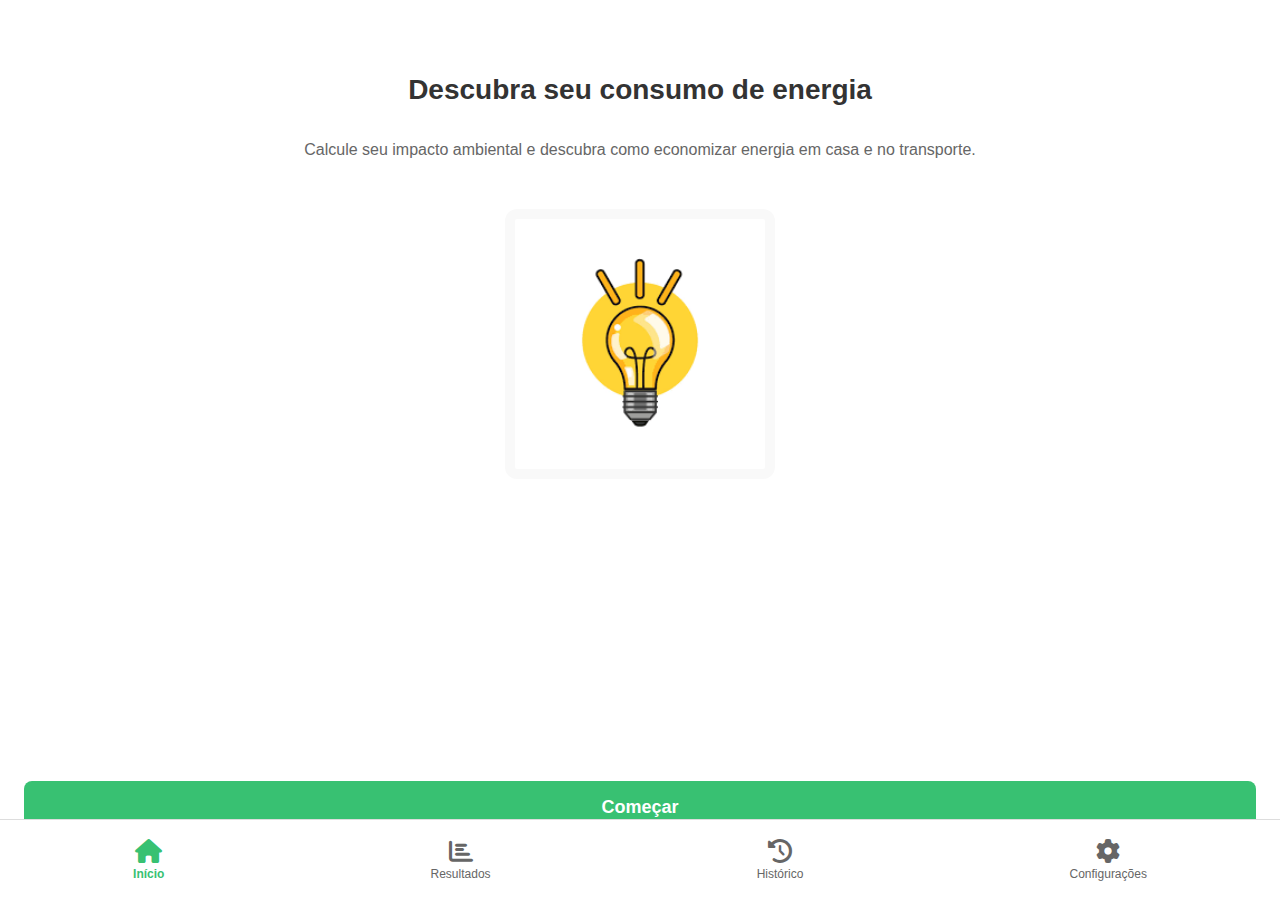
<file: Calculadora Ecológica/src/index.html>
<!DOCTYPE html>
<html lang="pt-br">
<head>
    <meta charset="UTF-8">
    <meta name="viewport" content="width=device-width, initial-scale=1.0">
    <title>Descubra Seu Consumo</title>
    
    <link rel="stylesheet" href="styles.css">
    
    <link rel="stylesheet" href="https://cdnjs.cloudflare.com/ajax/libs/font-awesome/6.0.0-beta3/css/all.min.css">
</head>
<body>
    
    <div class="screen-container" style="display: flex; flex-direction: column; align-items: center; text-align: center;">
        
        <h1 style="font-size: 28px; margin-top: 50px;">Descubra seu consumo de energia</h1>
        <p style="font-size: 16px; color: var(--text-secondary); margin-bottom: 50px;">
            Calcule seu impacto ambiental e descubra como economizar energia em casa e no transporte.
        </p>

        <img src="assets/lampada.png" 
     alt="Ilustração de consumo de energia com elementos ecológicos"
     style="width: 250px; height: 250px; object-fit: contain; margin-bottom: auto; border-radius: 12px; background-color: var(--background-light); padding: 10px;">

        <button class="button-primary" data-next-screen="iluminacao">Começar</button>
        
    </div>

    <div class="bottom-nav">
        <div class="nav-item active" data-route="home">
            <i class="fas fa-home"></i>
            <span>Início</span>
        </div>
        <div class="nav-item" data-route="resultados">
            <i class="fas fa-chart-bar"></i>
            <span>Resultados</span>
        </div>
        <div class="nav-item" data-route="historico">
            <i class="fas fa-history"></i>
            <span>Histórico</span>
        </div>
        <div class="nav-item" data-route="configuracoes">
            <i class="fas fa-cog"></i>
            <span>Configurações</span>
        </div>
    </div>
    
    <script src="script.js"></script>
    
</body>
</html>
</file>
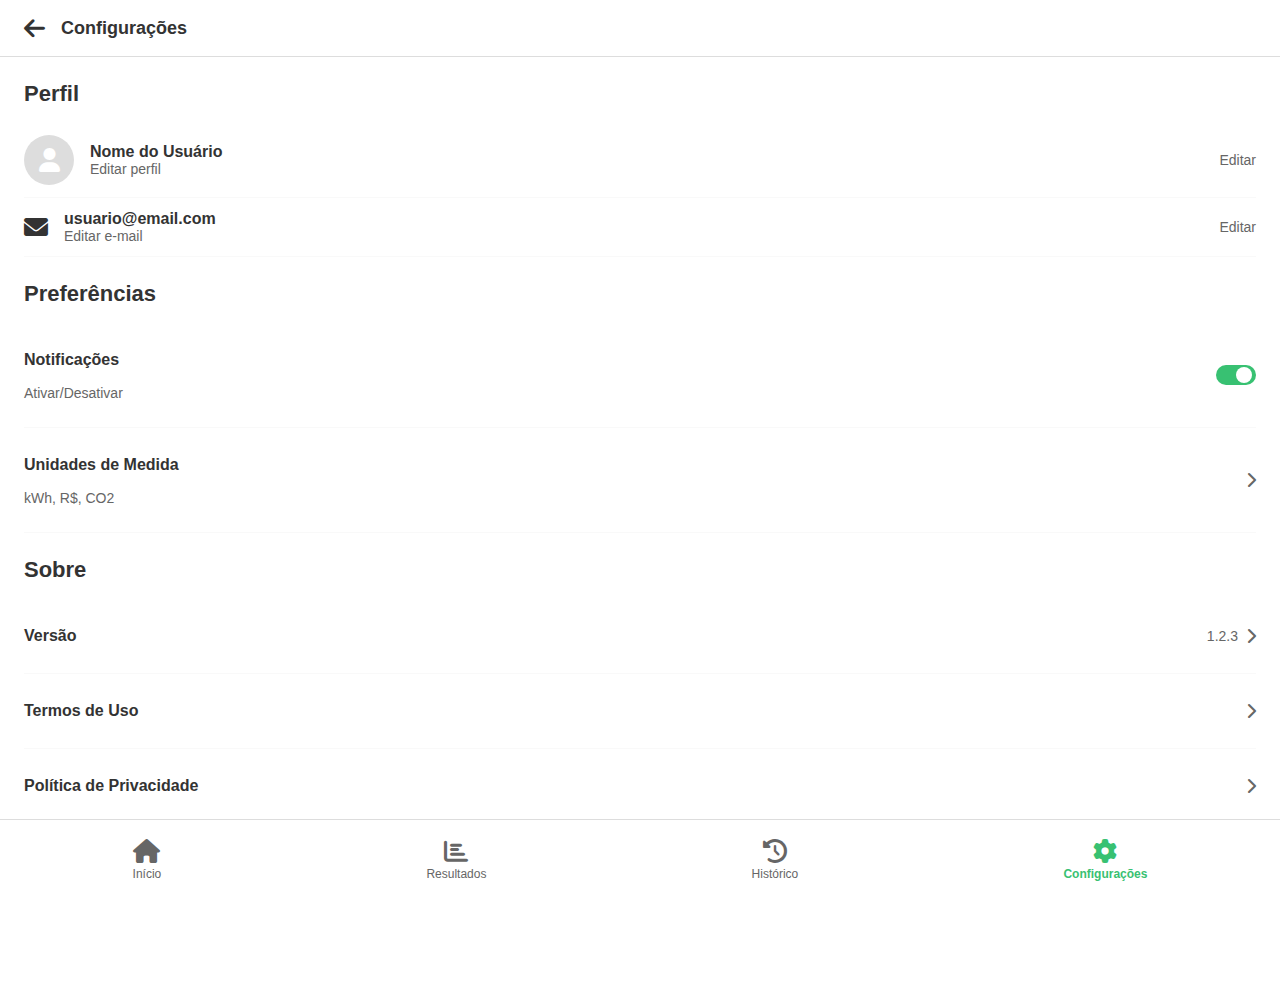
<file: Calculadora Ecológica/src/configuracoes.html>
<!DOCTYPE html>
<html lang="pt-br">
<head>
    <meta charset="UTF-8">
    <meta name="viewport" content="width=device-width, initial-scale=1.0">
    <title>Configurações</title>
    <link rel="stylesheet" href="styles.css">
    <link rel="stylesheet" href="https://cdnjs.cloudflare.com/ajax/libs/font-awesome/6.0.0-beta3/css/all.min.css">
    <style>
        .profile-item {
            display: flex;
            align-items: center;
            padding: 12px 0;
            border-bottom: 1px solid var(--background-light);
            cursor: pointer;
        }
        .profile-icon { font-size: 24px; color: var(--text-color); }
        .profile-avatar { 
            width: 50px; height: 50px; 
            border-radius: 50%; 
            background-color: var(--border-color);
            display: flex; justify-content: center; align-items: center;
        }
        .profile-content { flex-grow: 1; margin-left: 16px; }
        .profile-title { font-weight: bold; margin: 0; }
        .profile-subtitle { color: var(--text-secondary); font-size: 14px; margin: 0; }
        .edit-text { color: var(--text-secondary); font-size: 14px; }

        .settings-list-item {
            display: flex;
            align-items: center;
            justify-content: space-between;
            padding: 12px 0;
            border-bottom: 1px solid var(--background-light);
            cursor: pointer;
        }
        .settings-title { font-weight: 600; }
        .settings-subtitle { color: var(--text-secondary); font-size: 14px; }
        .trailing-info { display: flex; align-items: center; }
        .trailing-info i { margin-left: 8px; font-size: 16px; color: var(--text-secondary); }

        /* Estilo do Toggle Switch (simulado) */
        .switch-wrapper {
            width: 40px; height: 20px;
            background-color: var(--primary-green);
            border-radius: 10px;
            position: relative;
        }
        .switch-wrapper::after {
            content: '';
            position: absolute;
            top: 2px;
            left: 20px; /* Posição ON */
            width: 16px; height: 16px;
            background-color: white;
            border-radius: 50%;
            transition: left 0.2s;
        }
    </style>
</head>
<body>
    <div class="app-bar">
        <i class="fas fa-arrow-left back-icon" onclick="history.back()"></i>
        <div class="title">Configurações</div>
    </div>

    <div class="screen-container">
        
        <h2 class="section-title" style="margin-top: 0;">Perfil</h2>
        <div class="profile-item">
            <div class="profile-avatar"><i class="fas fa-user profile-icon" style="color: white;"></i></div>
            <div class="profile-content">
                <p class="profile-title">Nome do Usuário</p>
                <p class="profile-subtitle">Editar perfil</p>
            </div>
            <span class="edit-text">Editar</span>
        </div>
        <div class="profile-item">
            <i class="fas fa-envelope profile-icon"></i>
            <div class="profile-content">
                <p class="profile-title">usuario@email.com</p>
                <p class="profile-subtitle">Editar e-mail</p>
            </div>
            <span class="edit-text">Editar</span>
        </div>

        <h2 class="section-title">Preferências</h2>
        <div class="settings-list-item">
            <div>
                <p class="settings-title">Notificações</p>
                <p class="settings-subtitle">Ativar/Desativar</p>
            </div>
            <div class="switch-wrapper"></div>
        </div>
        <div class="settings-list-item">
            <div>
                <p class="settings-title">Unidades de Medida</p>
                <p class="settings-subtitle">kWh, R$, CO2</p>
            </div>
            <div class="trailing-info"><i class="fas fa-chevron-right"></i></div>
        </div>

        <h2 class="section-title">Sobre</h2>
        <div class="settings-list-item">
            <p class="settings-title">Versão</p>
            <div class="trailing-info">
                <span class="settings-subtitle">1.2.3</span>
                <i class="fas fa-chevron-right"></i>
            </div>
        </div>
        <div class="settings-list-item">
            <p class="settings-title">Termos de Uso</p>
            <div class="trailing-info"><i class="fas fa-chevron-right"></i></div>
        </div>
        <div class="settings-list-item" style="border-bottom: none;">
            <p class="settings-title">Política de Privacidade</p>
            <div class="trailing-info"><i class="fas fa-chevron-right"></i></div>
        </div>
        
        <div style="height: 32px;"></div>
    </div>

    <div class="bottom-nav">
        <div class="nav-item">
            <i class="fas fa-home"></i>
            <span>Início</span>
        </div>
        <div class="nav-item">
            <i class="fas fa-chart-bar"></i>
            <span>Resultados</span>
        </div>
        <div class="nav-item">
            <i class="fas fa-history"></i>
            <span>Histórico</span>
        </div>
        <div class="nav-item active">
            <i class="fas fa-cog"></i>
            <span>Configurações</span>
        </div>
    </div>
    <script src="script.js"></script>
</body>
</html>
</file>
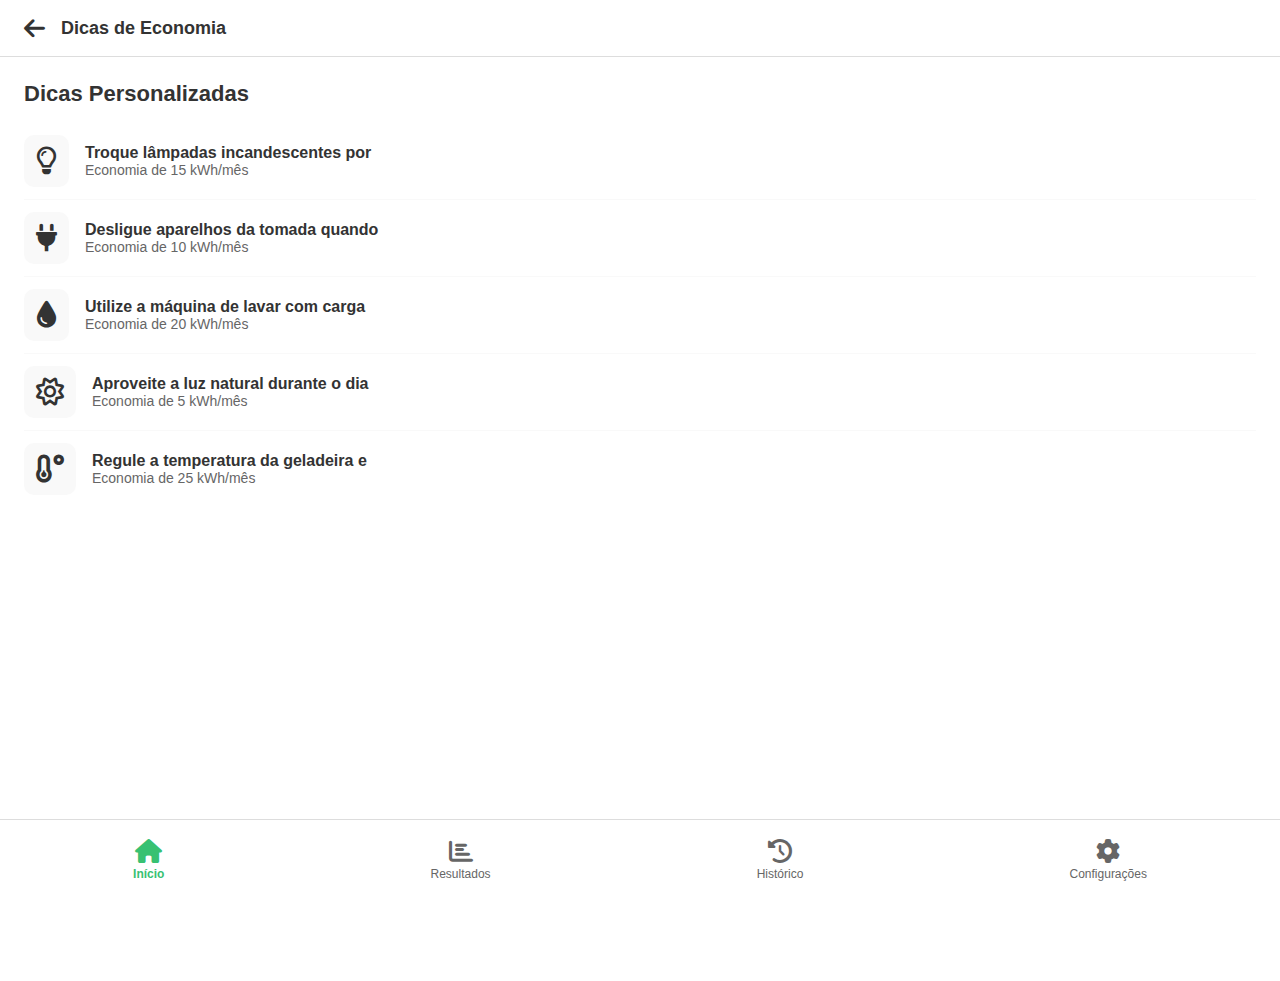
<file: Calculadora Ecológica/src/dicas.html>
<!DOCTYPE html>
<html lang="pt-br">
<head>
    <meta charset="UTF-8">
    <meta name="viewport" content="width=device-width, initial-scale=1.0">
    <title>Dicas de Economia</title>
    <link rel="stylesheet" href="styles.css">
    <link rel="stylesheet" href="https://cdnjs.cloudflare.com/ajax/libs/font-awesome/6.0.0-beta3/css/all.min.css">
    <style>
        .tip-list-item {
            display: flex;
            align-items: center;
            padding: 12px 0;
            border-bottom: 1px solid var(--background-light);
        }
        .tip-list-item:last-child {
            border-bottom: none;
        }
        .tip-icon-wrapper { 
            background-color: var(--background-light); 
            padding: 12px; 
            border-radius: 10px; 
            margin-right: 16px; 
        }
        .tip-icon { font-size: 28px; color: var(--text-color); }
        .tip-content { flex-grow: 1; }
        .tip-title { font-weight: bold; margin: 0; }
        .tip-economy { color: var(--text-secondary); font-size: 14px; margin: 0; }
    </style>
</head>
<body>
    <div class="app-bar">
        <i class="fas fa-arrow-left back-icon" onclick="history.back()"></i>
        <div class="title">Dicas de Economia</div>
    </div>

    <div class="screen-container">
        <h2 class="section-title" style="margin-top: 0;">Dicas Personalizadas</h2>
        
        <div class="tip-list-item">
            <div class="tip-icon-wrapper"><i class="far fa-lightbulb tip-icon"></i></div>
            <div class="tip-content">
                <p class="tip-title">Troque lâmpadas incandescentes por</p>
                <p class="tip-economy">Economia de 15 kWh/mês</p>
            </div>
        </div>

        <div class="tip-list-item">
            <div class="tip-icon-wrapper"><i class="fas fa-plug tip-icon"></i></div>
            <div class="tip-content">
                <p class="tip-title">Desligue aparelhos da tomada quando</p>
                <p class="tip-economy">Economia de 10 kWh/mês</p>
            </div>
        </div>
        
        <div class="tip-list-item">
            <div class="tip-icon-wrapper"><i class="fas fa-tint tip-icon"></i></div>
            <div class="tip-content">
                <p class="tip-title">Utilize a máquina de lavar com carga</p>
                <p class="tip-economy">Economia de 20 kWh/mês</p>
            </div>
        </div>
        
        <div class="tip-list-item">
            <div class="tip-icon-wrapper"><i class="far fa-sun tip-icon"></i></div>
            <div class="tip-content">
                <p class="tip-title">Aproveite a luz natural durante o dia</p>
                <p class="tip-economy">Economia de 5 kWh/mês</p>
            </div>
        </div>

        <div class="tip-list-item">
            <div class="tip-icon-wrapper"><i class="fas fa-temperature-low tip-icon"></i></div>
            <div class="tip-content">
                <p class="tip-title">Regule a temperatura da geladeira e</p>
                <p class="tip-economy">Economia de 25 kWh/mês</p>
            </div>
        </div>

    </div>

    <div class="bottom-nav">
        <div class="nav-item active">
            <i class="fas fa-home"></i>
            <span>Início</span>
        </div>
        <div class="nav-item">
            <i class="fas fa-chart-bar"></i>
            <span>Resultados</span>
        </div>
        <div class="nav-item">
            <i class="fas fa-history"></i>
            <span>Histórico</span>
        </div>
        <div class="nav-item">
            <i class="fas fa-cog"></i>
            <span>Configurações</span>
        </div>
    </div>
    <script src="script.js"></script>
</body>
</html>
</file>
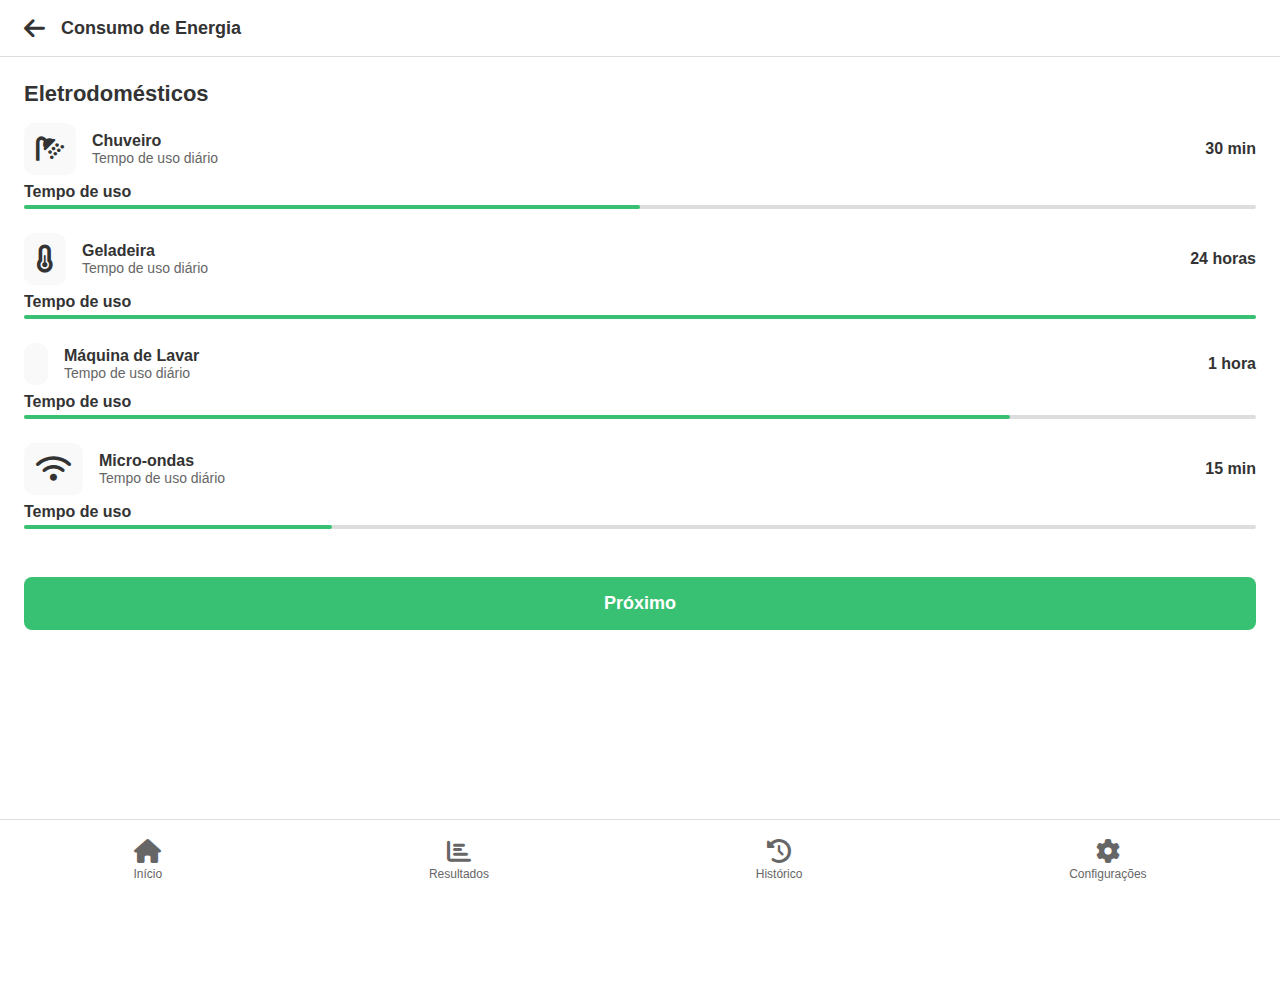
<file: Calculadora Ecológica/src/eletrodomesticos.html>
<!DOCTYPE html>
<html lang="pt-br">
<head>
    <meta charset="UTF-8">
    <meta name="viewport" content="width=device-width, initial-scale=1.0">
    <title>Eletrodomésticos</title>
    
    <link rel="stylesheet" href="styles.css">
    
    <link rel="stylesheet" href="https://cdnjs.cloudflare.com/ajax/libs/font-awesome/6.0.0-beta3/css/all.min.css">
    
    <style>
        /* Estilos específicos para esta tela */
        .appliance-item { 
            margin-bottom: 24px; 
        }
        .appliance-header { 
            display: flex; 
            align-items: center; 
            justify-content: space-between; 
            margin-bottom: 8px; 
        }
        .appliance-info { 
            display: flex; 
            align-items: center; 
        }
        .appliance-icon-wrapper { 
            background-color: var(--background-light); 
            padding: 12px; 
            border-radius: 10px; 
            margin-right: 16px; 
        }
        .appliance-icon { 
            font-size: 28px; 
            color: var(--text-color); 
        }
        .appliance-details h4 { 
            margin: 0; 
            font-weight: bold; 
        }
        .appliance-details p { 
            margin: 0; 
            color: var(--text-secondary); 
            font-size: 14px; 
        }
        .time-label { 
            font-weight: 600; 
            margin-bottom: 4px; 
        }
        .progress-bar-container { 
            height: 4px; 
            background-color: var(--border-color); 
            border-radius: 2px; 
        }
        .progress-bar { 
            height: 100%; 
            background-color: var(--primary-green); 
            border-radius: 2px; 
        }
    </style>
</head>
<body>
    
    <div class="app-bar">
        <i class="fas fa-arrow-left back-icon" data-back-route="iluminacao"></i>
        <div class="title">Consumo de Energia</div>
    </div>

    <div class="screen-container">
        
        <h2 class="section-title" style="margin-top: 0;">Eletrodomésticos</h2>

        <div class="appliance-item">
            <div class="appliance-header">
                <div class="appliance-info">
                    <div class="appliance-icon-wrapper"><i class="fas fa-shower appliance-icon"></i></div>
                    <div class="appliance-details">
                        <h4>Chuveiro</h4>
                        <p>Tempo de uso diário</p>
                    </div>
                </div>
                <span style="font-weight: bold;">30 min</span>
            </div>
            <div class="time-label">Tempo de uso</div>
            <div class="progress-bar-container"><div class="progress-bar" style="width: 50%;"></div></div>
        </div>

        <div class="appliance-item">
            <div class="appliance-header">
                <div class="appliance-info">
                    <div class="appliance-icon-wrapper"><i class="fas fa-thermometer-half appliance-icon"></i></div>
                    <div class="appliance-details">
                        <h4>Geladeira</h4>
                        <p>Tempo de uso diário</p>
                    </div>
                </div>
                <span style="font-weight: bold;">24 horas</span>
            </div>
            <div class="time-label">Tempo de uso</div>
            <div class="progress-bar-container"><div class="progress-bar" style="width: 100%;"></div></div>
        </div>

        <div class="appliance-item">
            <div class="appliance-header">
                <div class="appliance-info">
                    <div class="appliance-icon-wrapper"><i class="fas fa-washing-machine appliance-icon"></i></div>
                    <div class="appliance-details">
                        <h4>Máquina de Lavar</h4>
                        <p>Tempo de uso diário</p>
                    </div>
                </div>
                <span style="font-weight: bold;">1 hora</span>
            </div>
            <div class="time-label">Tempo de uso</div>
            <div class="progress-bar-container"><div class="progress-bar" style="width: 80%;"></div></div>
        </div>
        
        <div class="appliance-item">
            <div class="appliance-header">
                <div class="appliance-info">
                    <div class="appliance-icon-wrapper"><i class="fas fa-wifi appliance-icon"></i></div>
                    <div class="appliance-details">
                        <h4>Micro-ondas</h4>
                        <p>Tempo de uso diário</p>
                    </div>
                </div>
                <span style="font-weight: bold;">15 min</span>
            </div>
            <div class="time-label">Tempo de uso</div>
            <div class="progress-bar-container"><div class="progress-bar" style="width: 25%;"></div></div>
        </div>

        <button class="button-primary" data-next-screen="resultados">Próximo</button>
        
    </div>

    <div class="bottom-nav">
        <div class="nav-item" data-route="home">
            <i class="fas fa-home"></i>
            <span>Início</span>
        </div>
        <div class="nav-item" data-route="resultados">
            <i class="fas fa-chart-bar"></i>
            <span>Resultados</span>
        </div>
        <div class="nav-item" data-route="historico">
            <i class="fas fa-history"></i>
            <span>Histórico</span>
        </div>
        <div class="nav-item" data-route="configuracoes">
            <i class="fas fa-cog"></i>
            <span>Configurações</span>
        </div>
    </div>
    
    <script src="script.js"></script>
    
</body>
</html>
</file>
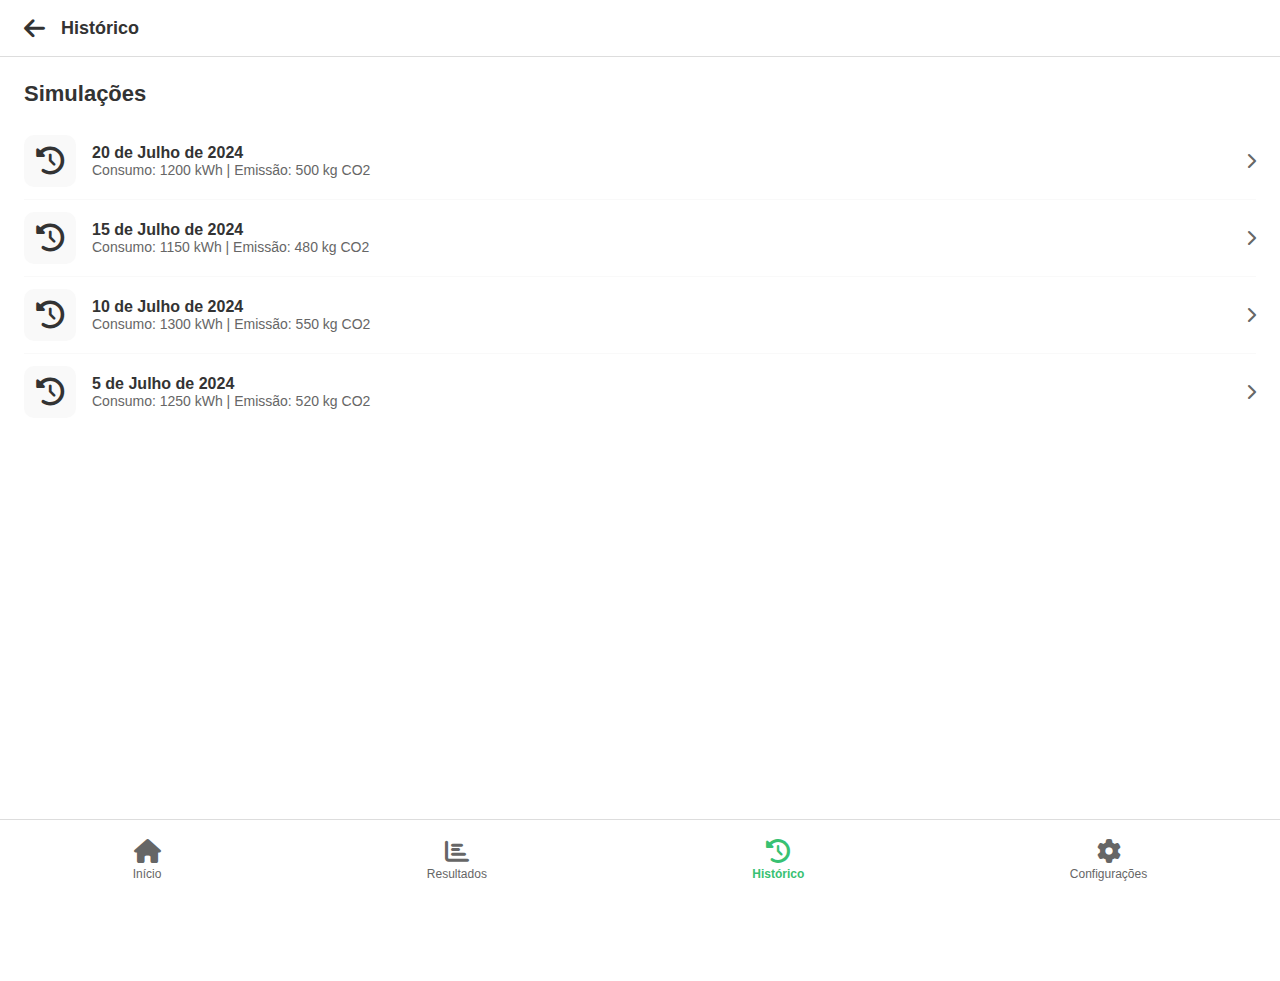
<file: Calculadora Ecológica/src/historico.html>
<!DOCTYPE html>
<html lang="pt-br">
<head>
    <meta charset="UTF-8">
    <meta name="viewport" content="width=device-width, initial-scale=1.0">
    <title>Histórico</title>
    <link rel="stylesheet" href="styles.css">
    <link rel="stylesheet" href="https://cdnjs.cloudflare.com/ajax/libs/font-awesome/6.0.0-beta3/css/all.min.css">
    <style>
        .history-item {
            display: flex;
            align-items: center;
            padding: 12px 0;
            border-bottom: 1px solid var(--background-light);
            cursor: pointer;
        }
        .history-item:last-child {
            border-bottom: none;
        }
        .history-icon-wrapper { 
            background-color: var(--background-light); 
            padding: 12px; 
            border-radius: 10px; 
            margin-right: 16px; 
        }
        .history-icon { font-size: 28px; color: var(--text-color); }
        .history-content { flex-grow: 1; }
        .history-date { font-weight: bold; margin: 0; }
        .history-data { color: var(--text-secondary); font-size: 14px; margin: 0; }
        .arrow-icon { font-size: 16px; color: var(--text-secondary); }
    </style>
</head>
<body>
    <div class="app-bar">
        <i class="fas fa-arrow-left back-icon" onclick="history.back()"></i>
        <div class="title">Histórico</div>
    </div>

    <div class="screen-container">
        <h2 class="section-title" style="margin-top: 0;">Simulações</h2>
        
        <div class="history-item" onclick="alert('Detalhes da simulação 20/Julho')">
            <div class="history-icon-wrapper"><i class="fas fa-history history-icon"></i></div>
            <div class="history-content">
                <p class="history-date">20 de Julho de 2024</p>
                <p class="history-data">Consumo: 1200 kWh | Emissão: 500 kg CO2</p>
            </div>
            <i class="fas fa-chevron-right arrow-icon"></i>
        </div>

        <div class="history-item" onclick="alert('Detalhes da simulação 15/Julho')">
            <div class="history-icon-wrapper"><i class="fas fa-history history-icon"></i></div>
            <div class="history-content">
                <p class="history-date">15 de Julho de 2024</p>
                <p class="history-data">Consumo: 1150 kWh | Emissão: 480 kg CO2</p>
            </div>
            <i class="fas fa-chevron-right arrow-icon"></i>
        </div>

        <div class="history-item" onclick="alert('Detalhes da simulação 10/Julho')">
            <div class="history-icon-wrapper"><i class="fas fa-history history-icon"></i></div>
            <div class="history-content">
                <p class="history-date">10 de Julho de 2024</p>
                <p class="history-data">Consumo: 1300 kWh | Emissão: 550 kg CO2</p>
            </div>
            <i class="fas fa-chevron-right arrow-icon"></i>
        </div>
        
        <div class="history-item" onclick="alert('Detalhes da simulação 05/Julho')">
            <div class="history-icon-wrapper"><i class="fas fa-history history-icon"></i></div>
            <div class="history-content">
                <p class="history-date">5 de Julho de 2024</p>
                <p class="history-data">Consumo: 1250 kWh | Emissão: 520 kg CO2</p>
            </div>
            <i class="fas fa-chevron-right arrow-icon"></i>
        </div>

    </div>

    <div class="bottom-nav">
        <div class="nav-item">
            <i class="fas fa-home"></i>
            <span>Início</span>
        </div>
        <div class="nav-item">
            <i class="fas fa-chart-bar"></i>
            <span>Resultados</span>
        </div>
        <div class="nav-item active">
            <i class="fas fa-history"></i>
            <span>Histórico</span>
        </div>
        <div class="nav-item">
            <i class="fas fa-cog"></i>
            <span>Configurações</span>
        </div>
    </div>
    <script src="script.js"></script>
</body>
</html>
</file>
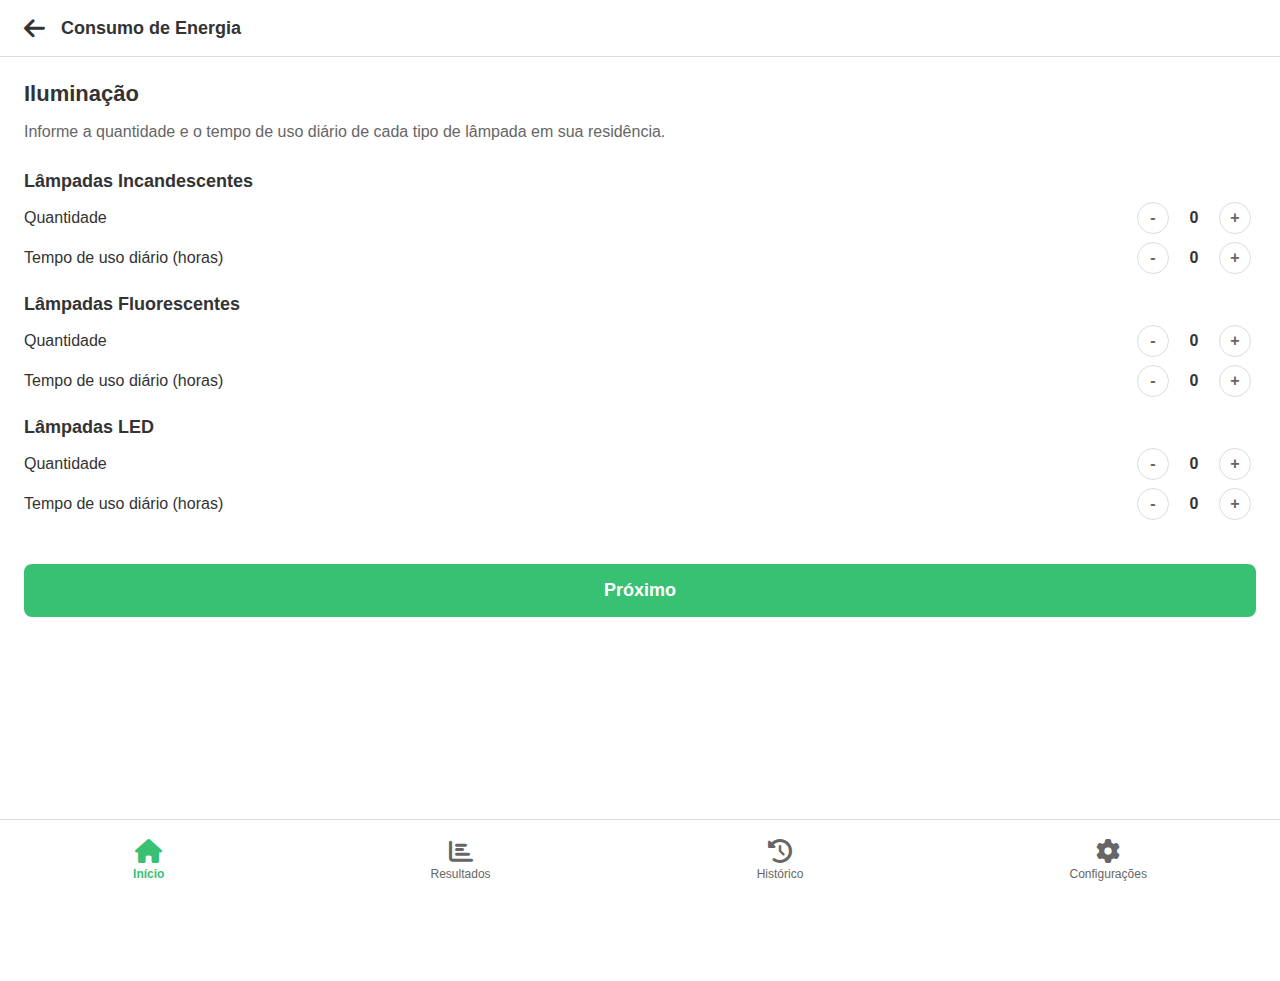
<file: Calculadora Ecológica/src/iluminacao.html>
<!DOCTYPE html>
<html lang="pt-br">
<head>
    <meta charset="UTF-8">
    <meta name="viewport" content="width=device-width, initial-scale=1.0">
    <title>Iluminação</title>
    
    <link rel="stylesheet" href="styles.css">
    
    <link rel="stylesheet" href="https://cdnjs.cloudflare.com/ajax/libs/font-awesome/6.0.0-beta3/css/all.min.css">
    <style>
        /* Estilos específicos para esta tela */
        .input-group { margin-bottom: 20px; }
        .input-row { display: flex; justify-content: space-between; align-items: center; margin-top: 8px; }
        .stepper-control { display: flex; align-items: center; }
        .stepper-btn { 
            width: 30px; height: 30px; border: 1px solid var(--border-color); 
            border-radius: 50%; display: flex; justify-content: center; 
            align-items: center; cursor: pointer; color: var(--text-secondary); 
            font-weight: bold; font-size: 16px; 
            margin: 0 5px; /* Adicionado margem para espaçamento entre botões/valor */
        }
        .stepper-value { width: 40px; text-align: center; font-weight: bold; }
    </style>
</head>
<body>
    
    <div class="app-bar">
        <i class="fas fa-arrow-left back-icon" data-back-route="home"></i>
        <div class="title">Consumo de Energia</div>
    </div>

    <div class="screen-container">
        
        <h2 class="section-title" style="margin-top: 0;">Iluminação</h2>
        <p style="color: var(--text-secondary); margin-bottom: 30px;">
            Informe a quantidade e o tempo de uso diário de cada tipo de lâmpada em sua residência.
        </p>

        <h3 style="font-size: 18px; font-weight: bold; margin-bottom: 10px;">Lâmpadas Incandescentes</h3>
        <div class="input-group">
            <div class="input-row">
                <span>Quantidade</span>
                <div class="stepper-control">
                    <div class="stepper-btn" data-action="minus">-</div>
                    <span class="stepper-value">0</span>
                    <div class="stepper-btn" data-action="plus">+</div>
                </div>
            </div>
            <div class="input-row">
                <span>Tempo de uso diário (horas)</span>
                <div class="stepper-control">
                    <div class="stepper-btn" data-action="minus">-</div>
                    <span class="stepper-value">0</span>
                    <div class="stepper-btn" data-action="plus">+</div>
                </div>
            </div>
        </div>

        <h3 style="font-size: 18px; font-weight: bold; margin-bottom: 10px;">Lâmpadas Fluorescentes</h3>
        <div class="input-group">
            <div class="input-row">
                <span>Quantidade</span>
                <div class="stepper-control">
                    <div class="stepper-btn" data-action="minus">-</div>
                    <span class="stepper-value">0</span>
                    <div class="stepper-btn" data-action="plus">+</div>
                </div>
            </div>
            <div class="input-row">
                <span>Tempo de uso diário (horas)</span>
                <div class="stepper-control">
                    <div class="stepper-btn" data-action="minus">-</div>
                    <span class="stepper-value">0</span>
                    <div class="stepper-btn" data-action="plus">+</div>
                </div>
            </div>
        </div>

        <h3 style="font-size: 18px; font-weight: bold; margin-bottom: 10px;">Lâmpadas LED</h3>
        <div class="input-group">
            <div class="input-row">
                <span>Quantidade</span>
                <div class="stepper-control">
                    <div class="stepper-btn" data-action="minus">-</div>
                    <span class="stepper-value">0</span>
                    <div class="stepper-btn" data-action="plus">+</div>
                </div>
            </div>
            <div class="input-row">
                <span>Tempo de uso diário (horas)</span>
                <div class="stepper-control">
                    <div class="stepper-btn" data-action="minus">-</div>
                    <span class="stepper-value">0</span>
                    <div class="stepper-btn" data-action="plus">+</div>
                </div>
            </div>
        </div>
        
        <button class="button-primary" data-next-screen="eletrodomesticos">Próximo</button>
        
    </div>

    <div class="bottom-nav">
        <div class="nav-item active" data-route="home">
            <i class="fas fa-home"></i>
            <span>Início</span>
        </div>
        <div class="nav-item" data-route="resultados">
            <i class="fas fa-chart-bar"></i>
            <span>Resultados</span>
        </div>
        <div class="nav-item" data-route="historico">
            <i class="fas fa-history"></i>
            <span>Histórico</span>
        </div>
        <div class="nav-item" data-route="configuracoes">
            <i class="fas fa-cog"></i>
            <span>Configurações</span>
        </div>
    </div>
    
    <script src="script.js"></script>
    
</body>
</html>
</file>
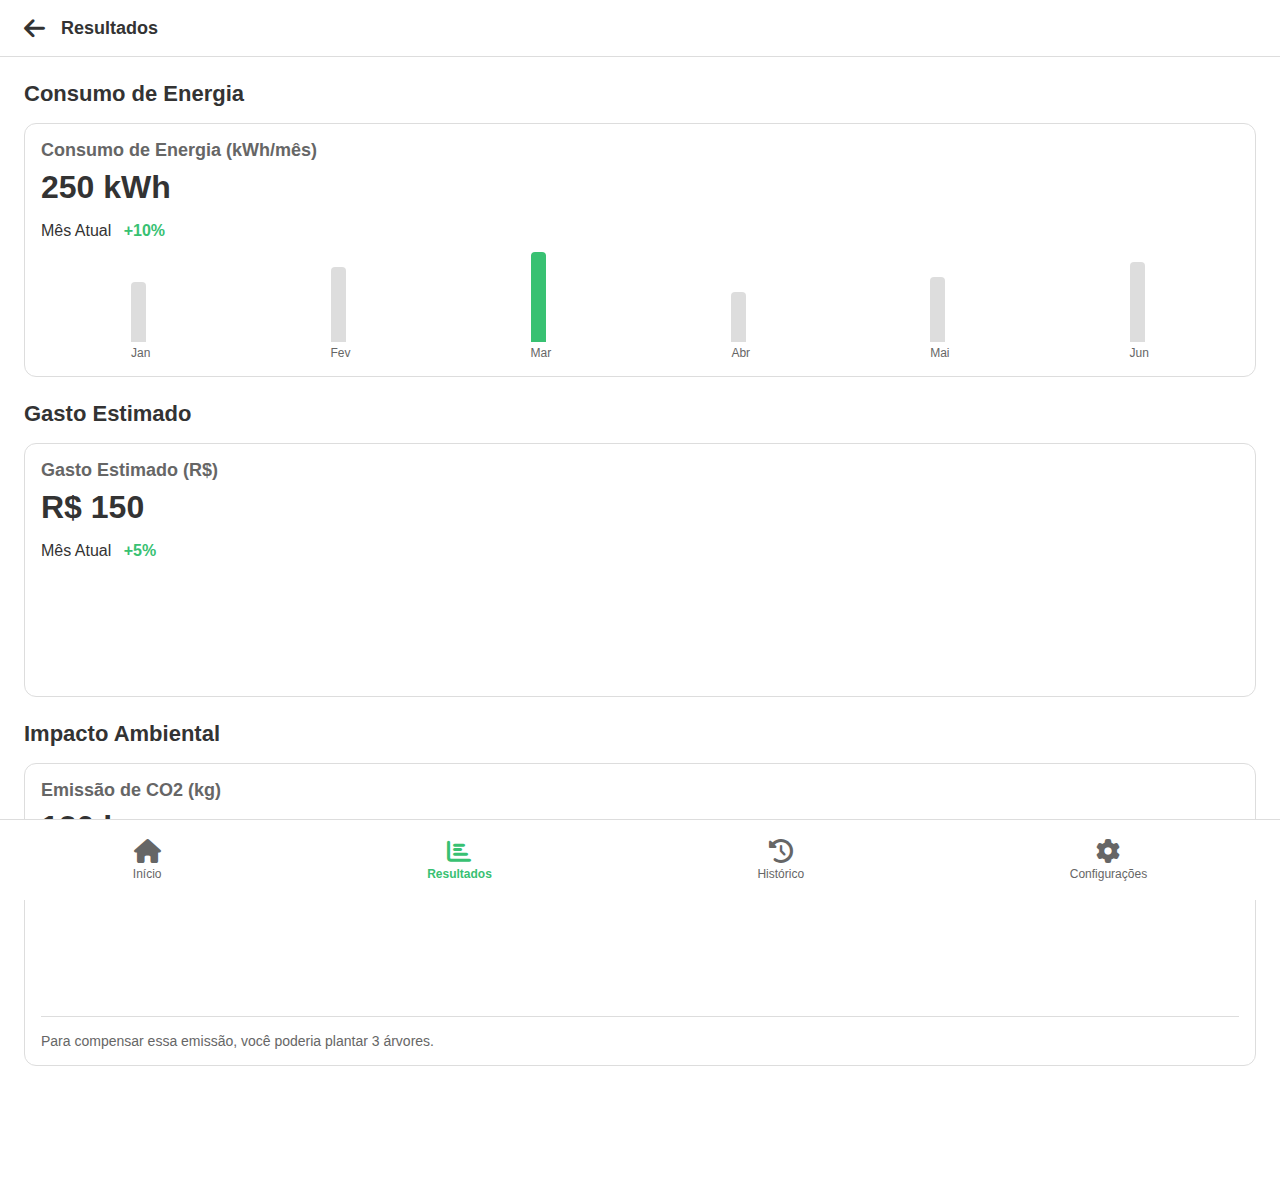
<file: Calculadora Ecológica/src/resultados.html>
<!DOCTYPE html>
<html lang="pt-br">
<head>
    <meta charset="UTF-8">
    <meta name="viewport" content="width=device-width, initial-scale=1.0">
    <title>Resultados</title>
    <link rel="stylesheet" href="styles.css">
    <link rel="stylesheet" href="https://cdnjs.cloudflare.com/ajax/libs/font-awesome/6.0.0-beta3/css/all.min.css">
    <style>
        .result-card {
            border: 1px solid var(--border-color);
            border-radius: 12px;
            padding: 16px;
            margin-bottom: 24px;
        }
        .card-header {
            font-size: 18px;
            font-weight: 600;
            color: var(--text-secondary);
            margin-bottom: 8px;
        }
        .main-value {
            font-size: 32px;
            font-weight: bold;
            margin-bottom: 4px;
        }
        .change-info {
            color: var(--primary-green);
            font-weight: bold;
            margin-left: 8px;
        }
        .chart-container {
            display: flex;
            justify-content: space-around;
            align-items: flex-end;
            height: 100px;
            margin-top: 20px;
        }
        .chart-bar {
            width: 15px;
            background-color: var(--border-color);
            border-radius: 4px 4px 0 0;
            transition: height 0.3s;
        }
        .chart-bar.current {
            background-color: var(--primary-green);
        }
        .chart-label {
            font-size: 12px;
            color: var(--text-secondary);
            margin-top: 4px;
        }
        .card-footer {
            margin-top: 16px;
            padding-top: 16px;
            border-top: 1px solid var(--border-color);
            font-size: 14px;
            color: var(--text-secondary);
        }
    </style>
</head>
<body>
    <div class="app-bar">
        <i class="fas fa-arrow-left back-icon" onclick="history.back()"></i>
        <div class="title">Resultados</div>
    </div>

    <div class="screen-container">
        <h2 class="section-title" style="margin-top: 0;">Consumo de Energia</h2>

        <div class="result-card">
            <div class="card-header">Consumo de Energia (kWh/mês)</div>
            <div class="main-value">250 kWh</div>
            <p>Mês Atual <span class="change-info">+10%</span></p>
            <div class="chart-container">
                <div style="text-align: center;">
                    <div class="chart-bar" style="height: 60px;"></div>
                    <div class="chart-label">Jan</div>
                </div>
                <div style="text-align: center;">
                    <div class="chart-bar" style="height: 75px;"></div>
                    <div class="chart-label">Fev</div>
                </div>
                <div style="text-align: center;">
                    <div class="chart-bar current" style="height: 90px;"></div>
                    <div class="chart-label">Mar</div>
                </div>
                <div style="text-align: center;">
                    <div class="chart-bar" style="height: 50px;"></div>
                    <div class="chart-label">Abr</div>
                </div>
                <div style="text-align: center;">
                    <div class="chart-bar" style="height: 65px;"></div>
                    <div class="chart-label">Mai</div>
                </div>
                <div style="text-align: center;">
                    <div class="chart-bar" style="height: 80px;"></div>
                    <div class="chart-label">Jun</div>
                </div>
            </div>
        </div>

        <h2 class="section-title">Gasto Estimado</h2>
        <div class="result-card">
            <div class="card-header">Gasto Estimado (R$)</div>
            <div class="main-value">R$ 150</div>
            <p>Mês Atual <span class="change-info">+5%</span></p>
            <div class="chart-container">
                </div>
        </div>

        <h2 class="section-title">Impacto Ambiental</h2>
        <div class="result-card">
            <div class="card-header">Emissão de CO2 (kg)</div>
            <div class="main-value">120 kg</div>
            <p>Mês Atual <span class="change-info">+8%</span></p>
            <div class="chart-container">
                </div>
            <div class="card-footer">
                Para compensar essa emissão, você poderia plantar 3 árvores.
            </div>
        </div>

    </div>

    <div class="bottom-nav">
        <div class="nav-item">
            <i class="fas fa-home"></i>
            <span>Início</span>
        </div>
        <div class="nav-item active">
            <i class="fas fa-chart-bar"></i>
            <span>Resultados</span>
        </div>
        <div class="nav-item">
            <i class="fas fa-history"></i>
            <span>Histórico</span>
        </div>
        <div class="nav-item">
            <i class="fas fa-cog"></i>
            <span>Configurações</span>
        </div>
    </div>
    <script src="script.js"></script>
</body>
</html>
</file>
<file: Calculadora Ecológica/src/styles.css>
:root {
    --primary-green: #38C172;
    --background-light: #f9f9f9;
    --text-color: #333;
    --text-secondary: #666;
    --border-color: #ddd;
}

body {
    font-family: 'Arial', sans-serif;
    margin: 0;
    padding: 0;
    background-color: white;
    color: var(--text-color);
}

.screen-container {
    padding: 24px;
    padding-bottom: 90px; /* Espaço para a barra de navegação */
    min-height: calc(100vh - 90px);
}

/* --- AppBar --- */
.app-bar {
    display: flex;
    align-items: center;
    padding: 16px 24px;
    border-bottom: 1px solid var(--border-color);
    background-color: white;
    font-weight: 600;
}

.app-bar .back-icon {
    font-size: 24px;
    margin-right: 16px;
    color: var(--text-color);
    cursor: pointer;
}

.app-bar .title {
    font-size: 18px;
    font-weight: bold;
}

/* --- Botão Principal --- */
.button-primary {
    width: 100%;
    padding: 16px;
    background-color: var(--primary-green);
    color: white;
    border: none;
    border-radius: 8px;
    font-size: 18px;
    font-weight: bold;
    cursor: pointer;
    margin-top: 24px;
}

/* --- Bottom Navigation Bar --- */
.bottom-nav {
    position: fixed;
    bottom: 0;
    left: 0;
    right: 0;
    display: flex;
    justify-content: space-around;
    align-items: center;
    height: 80px;
    background-color: white;
    border-top: 1px solid var(--border-color);
    z-index: 1000;
}

.nav-item {
    display: flex;
    flex-direction: column;
    align-items: center;
    color: var(--text-secondary);
    font-size: 12px;
    cursor: pointer;
}

.nav-item i {
    font-size: 24px;
    margin-bottom: 4px;
}

.nav-item.active {
    color: var(--primary-green);
    font-weight: bold;
}

/* Classe para os títulos de seção */
.section-title {
    font-size: 22px;
    font-weight: bold;
    margin-bottom: 16px;
    margin-top: 24px;
}
</file>
